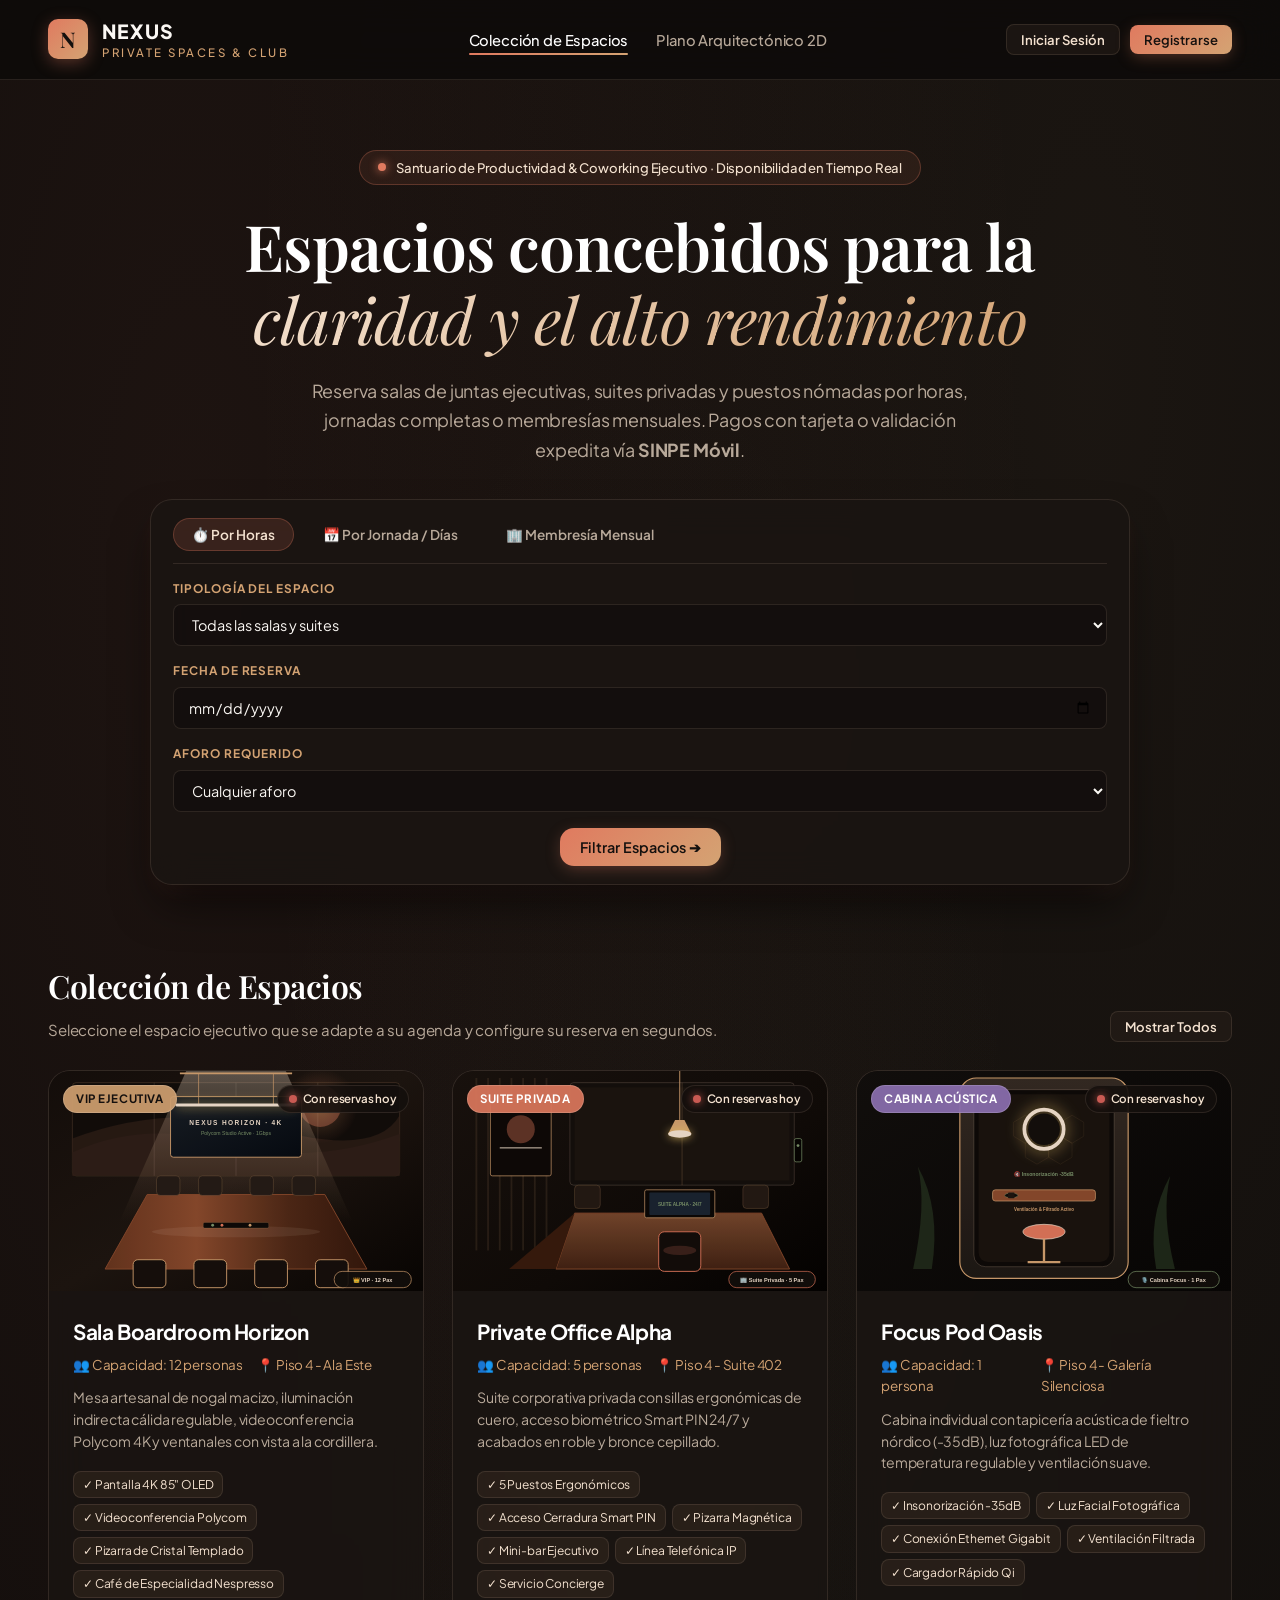
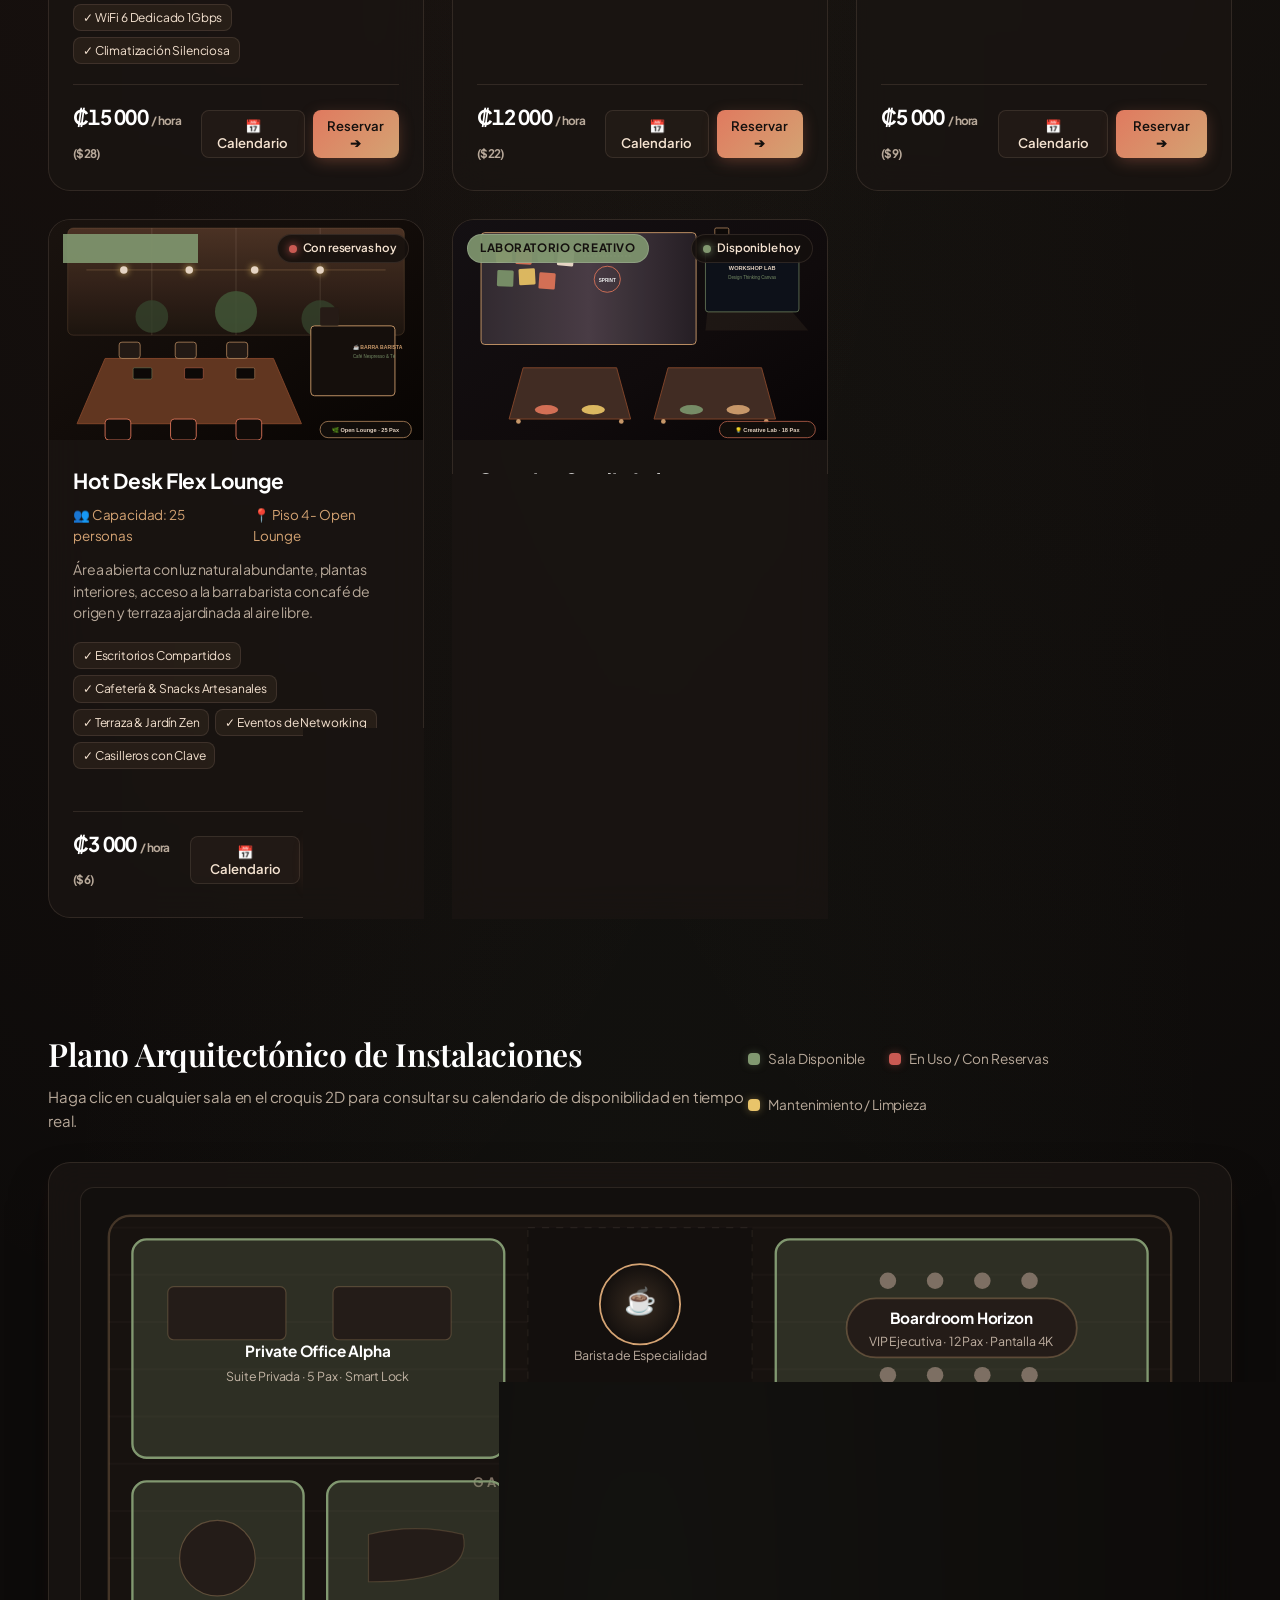
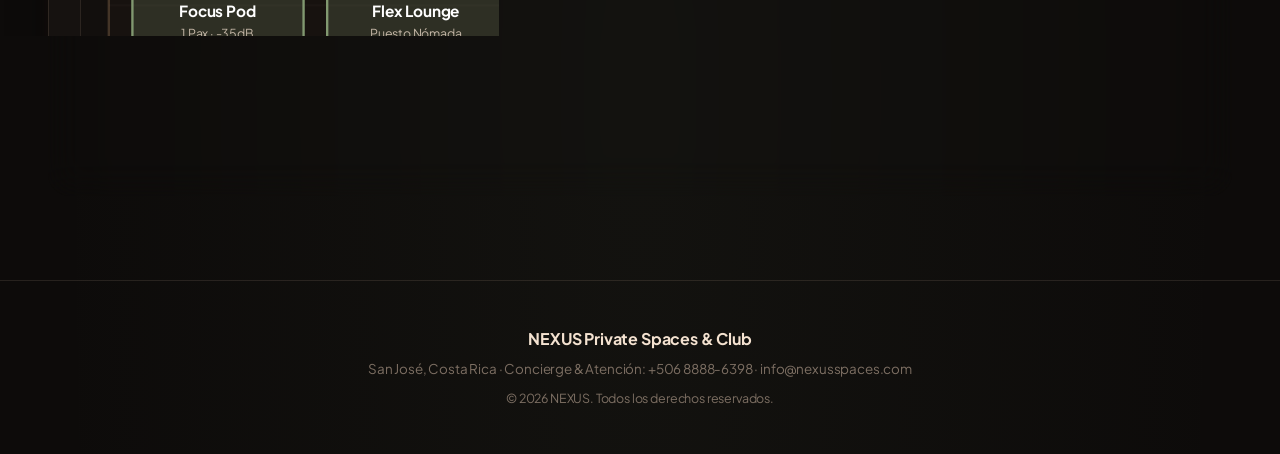
<file: webapp_demo/index.html>
<!DOCTYPE html>
<!-- NEXUS Public Suite v2.5 -->
<html lang="es">
<head>
  <meta charset="UTF-8">
  <meta name="viewport" content="width=device-width, initial-scale=1.0">
  <title>NEXUS | Private Spaces &amp; Coworking Club</title>
  <meta name="description" content="Santuario de productividad y club privado de negocios. Reserva de salas de juntas, oficinas privadas y puestos nómadas por horas o meses con pagos SINPE Móvil y tarjeta.">
  <link rel="stylesheet" href="css/style.css">
</head>
<body>

  <!-- Navigation Bar -->
  <header class="navbar">
    <div class="container nav-inner">
      <a href="index.html" class="brand">
        <div class="brand-icon">N</div>
        <div>
          <span class="brand-text">NEXUS</span>
          <span class="brand-sub">Private Spaces &amp; Club</span>
        </div>
      </a>

      <ul class="nav-links">
        <li><a href="#catalogo" class="nav-link active">Colección de Espacios</a></li>
        <li><a href="#croquis" class="nav-link">Plano Arquitectónico 2D</a></li>
        <li id="navMyReservationsItem" style="display: none;"><a href="javascript:void(0)" id="navMyReservations" class="nav-link" onclick="openClientPortalModal()">Mis Reservas</a></li>
      </ul>

      <div class="nav-actions">
        <!-- Guest Actions (When NOT logged in) -->
        <div id="navGuestActions" style="display: flex; align-items: center; gap: 10px;">
          <button class="btn btn-secondary btn-sm" onclick="openAuthModal('login')">
            Iniciar Sesión
          </button>
          <button class="btn btn-primary btn-sm" onclick="openAuthModal('signup')">
            Registrarse
          </button>
        </div>

        <!-- Authenticated User Profile (When logged in) -->
        <div id="navUserLoggedActions" style="display: none; align-items: center; gap: 10px;">
          <div class="user-badge" id="navUserBadge" title="Ver perfil del socio">
            <!-- Populated by JS -->
          </div>
          <button class="btn btn-secondary btn-sm" onclick="logoutUser()" title="Cerrar Sesión" style="padding: 6px 10px;">
            ✕ Salir
          </button>
        </div>
      </div>
    </div>
  </header>

  <!-- Hero Section -->
  <section class="hero">
    <div class="container">
      <div class="hero-tag">
        <span class="pulse-dot"></span>
        Santuario de Productividad &amp; Coworking Ejecutivo · Disponibilidad en Tiempo Real
      </div>
      <h1 class="hero-title">
        Espacios concebidos para la<br>
        <span>claridad y el alto rendimiento</span>
      </h1>
      <p class="hero-subtitle">
        Reserva salas de juntas ejecutivas, suites privadas y puestos nómadas por horas, jornadas completas o membresías mensuales. Pagos con tarjeta o validación expedita vía <strong>SINPE Móvil</strong>.
      </p>

      <!-- Booking Search & Filter Bar -->
      <div class="search-bar-wrap">
        <div class="booking-type-toggle">
          <button class="toggle-pill active" id="pillHour" data-type="hour" onclick="setFilterType('hour')">⏱️ Por Horas</button>
          <button class="toggle-pill" id="pillDay" data-type="day" onclick="setFilterType('day')">📅 Por Jornada / Días</button>
          <button class="toggle-pill" id="pillMonth" data-type="month" onclick="setFilterType('month')">🏢 Membresía Mensual</button>
        </div>
        <div class="search-fields">
          <div class="field-group">
            <label class="field-label">Tipología del Espacio</label>
            <select class="field-select" id="searchCategory" onchange="applyFilters()">
              <option value="all">Todas las salas y suites</option>
              <option value="meeting">Salas de Juntas VIP</option>
              <option value="private">Suites Corporativas</option>
              <option value="pod">Cabinas Acústicas Focus</option>
              <option value="coworking">Open Lounge Nómada</option>
              <option value="workshop">Estudios de Innovación</option>
            </select>
          </div>
          <div class="field-group">
            <label class="field-label">Fecha de Reserva</label>
            <input type="date" class="field-input" id="searchDate" onchange="applyFilters()">
          </div>
          <div class="field-group">
            <label class="field-label">Aforo Requerido</label>
            <select class="field-select" id="searchCapacity" onchange="applyFilters()">
              <option value="all">Cualquier aforo</option>
              <option value="1">Individual (1 Persona)</option>
              <option value="5">Sesión Privada (2 a 6 pers.)</option>
              <option value="12">Comité Ejecutivo (8 a 15 pers.)</option>
              <option value="25">Gran Aforo (+15 pers.)</option>
            </select>
          </div>
          <div>
            <button class="btn btn-primary" id="btnFilterSearch" onclick="applyFilters(); document.getElementById('catalogo').scrollIntoView({behavior: 'smooth'});">
              Filtrar Espacios ➔
            </button>
          </div>
        </div>
      </div>
    </div>
  </section>

  <!-- Spaces Catalog Section (Positioned Directly Under Search) -->
  <section class="container" id="catalogo" style="padding-top: 25px;">
    <div class="section-header">
      <div>
        <h2 class="section-title">Colección de Espacios</h2>
        <p class="section-desc">Seleccione el espacio ejecutivo que se adapte a su agenda y configure su reserva en segundos.</p>
      </div>
      <div style="display: flex; gap: 8px;">
        <button class="btn btn-secondary btn-sm" onclick="resetFilters()">Mostrar Todos</button>
      </div>
    </div>

    <!-- Catalog Dynamic Grid -->
    <div class="spaces-grid" id="spacesGrid"></div>
  </section>

  <!-- Interactive 2D Floor Plan (Architectural Blueprint) Section -->
  <section class="container" id="croquis" style="padding-top: 40px;">
    <div class="section-header">
      <div>
        <h2 class="section-title">Plano Arquitectónico de Instalaciones</h2>
        <p class="section-desc">Haga clic en cualquier sala en el croquis 2D para consultar su calendario de disponibilidad en tiempo real.</p>
      </div>
      <div class="floorplan-legend">
        <div class="legend-item"><span class="legend-indicator ind-available"></span> Sala Disponible</div>
        <div class="legend-item"><span class="legend-indicator ind-busy"></span> En Uso / Con Reservas</div>
        <div class="legend-item"><span class="legend-indicator ind-maint"></span> Mantenimiento / Limpieza</div>
      </div>
    </div>

    <div class="floorplan-card">
      <div class="floorplan-svg-container">
        <!-- Warm Architectural SVG Floor Plan -->
        <svg viewBox="0 0 920 460" width="100%" height="auto" style="overflow: visible;">
          <defs>
            <pattern id="woodPattern" width="40" height="40" patternUnits="userSpaceOnUse">
              <rect width="40" height="40" fill="#17120F"/>
              <line x1="0" y1="20" x2="40" y2="20" stroke="rgba(212,163,115,0.06)" stroke-width="1"/>
            </pattern>
            <radialGradient id="lightGlow" cx="50%" cy="50%" r="50%">
              <stop offset="0%" stop-color="rgba(212, 163, 115, 0.2)"/>
              <stop offset="100%" stop-color="rgba(212, 163, 115, 0)"/>
            </radialGradient>
          </defs>

          <!-- Outer Building Boundary -->
          <rect x="10" y="10" width="900" height="440" rx="18" fill="url(#woodPattern)" stroke="rgba(212, 163, 115, 0.25)" stroke-width="2"/>
          
          <!-- Central Atrium -->
          <rect x="365" y="20" width="190" height="420" fill="#130F0D" stroke="rgba(224, 196, 172, 0.08)" stroke-dasharray="6,6"/>
          <text x="460" y="240" fill="#7D6F63" font-size="11" font-family="'Plus Jakarta Sans', sans-serif" font-weight="700" text-anchor="middle" letter-spacing="4">GALERÍA CENTRAL · CONCIERGE</text>

          <!-- Zone 1: Sala Boardroom Horizon (North-East VIP) -->
          <g>
            <rect id="zone-horizon" class="fp-zone" x="575" y="30" width="315" height="185" rx="12"/>
            <rect x="635" y="80" width="195" height="50" rx="25" fill="#241C18" stroke="rgba(212, 163, 115, 0.3)" stroke-width="1.5"/>
            <circle cx="670" cy="65" r="7" fill="#7D6F63"/>
            <circle cx="710" cy="65" r="7" fill="#7D6F63"/>
            <circle cx="750" cy="65" r="7" fill="#7D6F63"/>
            <circle cx="790" cy="65" r="7" fill="#7D6F63"/>
            <circle cx="670" cy="145" r="7" fill="#7D6F63"/>
            <circle cx="710" cy="145" r="7" fill="#7D6F63"/>
            <circle cx="750" cy="145" r="7" fill="#7D6F63"/>
            <circle cx="790" cy="145" r="7" fill="#7D6F63"/>
            <text x="732" y="102" class="fp-text">Boardroom Horizon</text>
            <text x="732" y="120" class="fp-subtext">VIP Ejecutiva · 12 Pax · Pantalla 4K</text>
          </g>

          <!-- Zone 2: Creative Studio Lab (South-East) -->
          <g>
            <rect id="zone-creative" class="fp-zone" x="575" y="235" width="315" height="195" rx="12"/>
            <rect x="615" y="295" width="80" height="45" rx="6" fill="#241C18" stroke="rgba(212, 163, 115, 0.25)"/>
            <rect x="715" y="295" width="80" height="45" rx="6" fill="#241C18" stroke="rgba(212, 163, 115, 0.25)"/>
            <text x="732" y="325" class="fp-text">Creative Studio Lab</text>
            <text x="732" y="345" class="fp-subtext">Workshops &amp; Estrategia · 18 Pax</text>
          </g>

          <!-- Zone 3: Private Office Alpha (North-West) -->
          <g>
            <rect id="zone-alpha" class="fp-zone" x="30" y="30" width="315" height="185" rx="12"/>
            <rect x="60" y="70" width="100" height="45" rx="5" fill="#241C18" stroke="rgba(212, 163, 115, 0.25)"/>
            <rect x="200" y="70" width="100" height="45" rx="5" fill="#241C18" stroke="rgba(212, 163, 115, 0.25)"/>
            <text x="187" y="130" class="fp-text">Private Office Alpha</text>
            <text x="187" y="150" class="fp-subtext">Suite Privada · 5 Pax · Smart Lock</text>
          </g>

          <!-- Zone 4: Focus Pod Oasis (South-West Left) -->
          <g>
            <rect id="zone-oasis" class="fp-zone" x="30" y="235" width="145" height="195" rx="12"/>
            <circle cx="102" cy="300" r="32" fill="#241C18" stroke="rgba(212, 163, 115, 0.3)"/>
            <text x="102" y="350" class="fp-text">Focus Pod</text>
            <text x="102" y="368" class="fp-subtext">1 Pax · -35dB</text>
          </g>

          <!-- Zone 5: Hot Desk Flex Lounge (South-West Right) -->
          <g>
            <rect id="zone-lounge" class="fp-zone" x="195" y="235" width="150" height="195" rx="12"/>
            <path d="M 230 280 Q 270 270 310 280 Q 320 320 230 320 Z" fill="#241C18" stroke="rgba(212, 163, 115, 0.2)"/>
            <text x="270" y="350" class="fp-text">Flex Lounge</text>
            <text x="270" y="368" class="fp-subtext">Puesto Nómada</text>
          </g>

          <!-- Central Specialty Coffee Bar -->
          <circle cx="460" cy="85" r="34" fill="url(#lightGlow)" stroke="#D4A373" stroke-width="1.5"/>
          <text x="460" y="90" text-anchor="middle" font-size="22">☕</text>
          <text x="460" y="132" class="fp-subtext" fill="#D4A373">Barista de Especialidad</text>
        </svg>

        <div id="fpPreviewDrawer" class="fp-preview-drawer"></div>
      </div>
    </div>
  </section>

  <!-- MULTI-STEP BOOKING & PAYMENT MODAL -->
  <div class="modal-backdrop" id="bookingModal">
    <div class="modal-card">
      <div class="modal-header">
        <div>
          <h3 id="modalSpaceTitle" style="color: #FFFFFF; font-size: 1.3rem;">Reservar Espacio</h3>
          <p id="modalSpaceMeta" style="color: var(--gold-warm); font-size: 0.84rem;"></p>
        </div>
        <button class="modal-close" onclick="closeModal()">✕</button>
      </div>

      <div class="modal-body">
        <div class="wizard-steps">
          <div class="wizard-step active" id="stepIndicator1">
            <span class="step-num">1</span>
            <span>Programación &amp; Servicios</span>
          </div>
          <div class="wizard-step" id="stepIndicator2">
            <span class="step-num">2</span>
            <span>Datos del Socio</span>
          </div>
          <div class="wizard-step" id="stepIndicator3">
            <span class="step-num">3</span>
            <span>Pago &amp; Facturación</span>
          </div>
        </div>

        <!-- STEP 1: CALENDAR & TIME/DAYS/MONTHS SELECTION -->
        <div class="modal-step-content" id="modalStep1">
          <div id="bookingModeContainer"></div>

          <div style="margin-top: 22px;">
            <h4 style="color: #FFFFFF; font-size: 0.98rem; margin-bottom: 10px;">✨ Servicios de Hospitalidad &amp; Soporte</h4>
            <div id="addonsList"></div>
          </div>

          <div style="margin-top: 26px; text-align: right;">
            <button class="btn btn-primary" onclick="validateStep1()">
              Continuar a Datos del Socio ➔
            </button>
          </div>
        </div>

        <!-- STEP 2: REGISTERED CLIENT PROFILE VERIFICATION -->
        <div class="modal-step-content" id="modalStep2" style="display: none;">
          <div style="background: rgba(224, 122, 95, 0.08); border: 1px solid var(--border-warm); border-radius: 12px; padding: 16px; margin-bottom: 22px; font-size: 0.88rem; color: #F4E2D0;">
            🔒 <strong>Registro de Seguridad &amp; Membresía:</strong> Los datos se registrarán para la facturación electrónica oficial y el control de acceso.
          </div>

          <div style="display: grid; grid-template-columns: 1fr 1fr; gap: 16px;">
            <div class="field-group">
              <label class="field-label">Nombre Completo *</label>
              <input type="text" id="custName" class="field-input" required>
            </div>
            <div class="field-group">
              <label class="field-label">Cédula / Identificación Oficial *</label>
              <input type="text" id="custIdNumber" class="field-input" placeholder="ej. 1-1452-0892" required>
            </div>
            <div class="field-group">
              <label class="field-label">Correo Corporativo *</label>
              <input type="email" id="custEmail" class="field-input" required>
            </div>
            <div class="field-group">
              <label class="field-label">Teléfono / WhatsApp *</label>
              <input type="tel" id="custPhone" class="field-input" placeholder="+506 8888-0000" required>
            </div>
            <div class="field-group">
              <label class="field-label">Empresa / Razón Social</label>
              <input type="text" id="custCompany" class="field-input" placeholder="Opcional">
            </div>
            <div class="field-group">
              <label class="field-label">Contacto de Emergencia</label>
              <input type="text" id="custEmergency" class="field-input" placeholder="Nombre y teléfono">
            </div>
          </div>

          <div style="margin-top: 26px; display: flex; justify-content: space-between;">
            <button class="btn btn-secondary" onclick="switchModalStep(1)">⬅ Volver</button>
            <button class="btn btn-primary" onclick="validateStep2()">Continuar al Pago ➔</button>
          </div>
        </div>

        <!-- STEP 3: PAYMENT (CARD OR SINPE MOVIL) -->
        <div class="modal-step-content" id="modalStep3" style="display: none;">
          <div class="order-summary" id="checkoutSummary"></div>

          <label class="field-label" style="margin-bottom: 8px; display: block;">Modalidad de Pago:</label>
          <div class="payment-tabs">
            <div class="pay-tab active" id="tabSinpe" onclick="selectPaymentTab('sinpe')">
              <h4>📱 SINPE Móvil</h4>
              <p>Transferencia Bancaria + Subida de Comprobante</p>
            </div>
            <div class="pay-tab" id="tabCard" onclick="selectPaymentTab('card')">
              <h4>💳 Tarjeta Visa / Master / Amex</h4>
              <p>Pasarela de Pago Segura (Cobro Inmediato)</p>
            </div>
          </div>

          <!-- SINPE MOVIL CONTAINER -->
          <div id="sinpeContainer">
            <div class="sinpe-box">
              <div style="font-size: 0.88rem; color: #B8A99A;">Realice su transferencia al SINPE Móvil oficial:</div>
              <div class="sinpe-phone-highlight">📞 8888-6398</div>
              <div style="font-size: 0.84rem; color: #EDE5D8; margin-bottom: 8px;">
                <strong>A nombre de:</strong> Nexus Coworking SpA (Céd. Jurídica 3-101-789012)
              </div>
              <div style="font-size: 0.86rem; color: var(--gold-warm); font-weight: 700;">
                Monto exacto a transferir: <span id="sinpeTotalCRC" style="color: #FFF;">₡0</span>
              </div>
            </div>

            <div class="field-group" style="margin-bottom: 14px;">
              <label class="field-label">Número de Referencia SINPE *</label>
              <input type="text" id="sinpeRefInput" class="field-input" placeholder="ej. SINPE-992104-BN">
            </div>

            <div class="field-group" style="margin-bottom: 12px;">
              <label class="field-label">Adjuntar Comprobante de Transferencia *</label>
              <label class="upload-area" for="sinpeFile">
                <input type="file" id="sinpeFile" accept="image/*,.pdf" style="display: none;">
                <div id="sinpeUploadLabel">
                  <div style="font-size: 2rem; margin-bottom: 6px;">📎</div>
                  <div style="color: #FFF; font-weight: 600; font-size: 0.94rem;">Haga clic o arrastre el comprobante digital</div>
                  <div style="font-size: 0.78rem; color: #B8A99A;">Formatos permitidos: PNG, JPG (se optimiza automáticamente) o PDF (máx. 1.5 MB)</div>
                </div>
              </label>

              <div class="fast-sinpe-actions">
                <span style="font-size: 0.76rem; color: #B8A99A; width: 100%;">Prueba rápida de demostración:</span>
                <button type="button" class="fast-sinpe-btn" onclick="loadDemoVoucher('bac')">⚡ Cargar Comprobante Demo BAC San José</button>
                <button type="button" class="fast-sinpe-btn" onclick="loadDemoVoucher('bn')">⚡ Cargar Comprobante Demo Banco Nacional</button>
              </div>
            </div>
          </div>

          <!-- CREDIT CARD CONTAINER -->
          <div id="cardContainer" style="display: none; background: rgba(36,29,25,0.45); border: 1px solid var(--border-subtle); border-radius: 14px; padding: 22px; margin-bottom: 22px;">
            <div class="field-group" style="margin-bottom: 14px;">
              <label class="field-label">Número de Tarjeta</label>
              <input type="text" id="cardNumber" class="field-input" inputmode="numeric" autocomplete="cc-number" placeholder="•••• •••• •••• 4242" value="4242 4242 4242 4242">
            </div>
            <div style="display: grid; grid-template-columns: 1fr 1fr; gap: 14px;">
              <div class="field-group">
                <label class="field-label">Vencimiento</label>
                <input type="text" id="cardExp" class="field-input" autocomplete="cc-exp" placeholder="MM/AA" value="12/28">
              </div>
              <div class="field-group">
                <label class="field-label">CVC / Código de Seguridad</label>
                <input type="password" id="cardCvc" class="field-input" inputmode="numeric" autocomplete="cc-csc" placeholder="123" value="888">
              </div>
            </div>
            <div style="margin-top: 14px; font-size: 0.78rem; color: var(--sage-green);">
              🔒 Demo: cobro simulado (sin pasarela real). Se valida el formato de la tarjeta.
            </div>
          </div>

          <div style="display: flex; justify-content: space-between;">
            <button class="btn btn-secondary" onclick="switchModalStep(2)">⬅ Volver</button>
            <button class="btn btn-primary" id="btnFinalizeBooking" onclick="processBookingPayment()">
              Confirmar &amp; Finalizar Reserva ➔
            </button>
          </div>
        </div>

        <!-- STEP 4: SUCCESS PASS & QR CODE -->
        <div class="modal-step-content" id="modalStepSuccess" style="display: none;">
          <div class="access-pass">
            <span class="user-tier-badge">PASE DIGITAL DE ACCESO COWORKING</span>
            <h2 id="passSpaceName" style="color: #FFF; font-size: 1.6rem; margin-top: 10px;">-</h2>
            <p id="passDateTime" style="color: var(--gold-warm); font-size: 0.92rem; margin-bottom: 14px;">-</p>

            <div class="qr-placeholder" id="passQrCode"></div>

            <div style="margin-top: 12px;">
              <div style="font-size: 0.78rem; color: #B8A99A; text-transform: uppercase; letter-spacing: 0.05em;">Código Único de Reserva:</div>
              <div id="passBookingId" style="font-size: 1.4rem; font-weight: 800; color: var(--terracotta); font-family: 'Plus Jakarta Sans', sans-serif;">-</div>
              <div id="passClient" style="font-size: 0.88rem; color: #EDE5D8; margin-top: 4px;">-</div>
            </div>

            <div style="margin-top: 14px;" id="passStatusBadge"></div>
            <div id="passStatusNotice"></div>

            <div style="margin-top: 26px; display: flex; gap: 12px; justify-content: center;">
              <button class="btn btn-secondary btn-sm" onclick="sendWhatsappConfirmation()">
                📲 Enviar a WhatsApp
              </button>
              <button class="btn btn-primary btn-sm" onclick="closeModal()">
                Entendido / Salir
              </button>
            </div>
          </div>
        </div>

      </div>
    </div>
  </div>

  <!-- INDIVIDUAL ROOM FULL CALENDAR MODAL -->
  <div class="modal-backdrop" id="roomCalendarModal">
    <div class="modal-card" style="max-width: 820px;">
      <div class="modal-header">
        <div>
          <h3 id="roomCalModalTitle" style="color: #FFFFFF; font-size: 1.25rem;">Calendario de Disponibilidad</h3>
          <p id="roomCalModalSub" style="color: var(--gold-warm); font-size: 0.82rem;"></p>
        </div>
        <button class="modal-close" onclick="closeRoomCalendarModal()">✕</button>
      </div>
      <div class="modal-body">
        <p style="color: #B8A99A; font-size: 0.86rem; margin-bottom: 16px;">
          Visualice la agenda de esta sala para planificar sus sesiones o eventos corporativos sin solapamientos.
        </p>
        <div id="roomCalModalGridContainer"></div>
        <div style="margin-top: 22px; text-align: right;">
          <button class="btn btn-primary" id="roomCalModalBookBtn">Reservar en Esta Sala ➔</button>
        </div>
      </div>
    </div>
  </div>

  <!-- CLIENT PORTAL: "MIS RESERVAS" MODAL -->
  <div class="modal-backdrop" id="portalModal">
    <div class="modal-card">
      <div class="modal-header">
        <div>
          <h3 style="color: #FFFFFF; font-size: 1.3rem;">Mi Portal de Coworking</h3>
          <p style="color: var(--gold-warm); font-size: 0.84rem;">Historial de reservas activas y reprogramación de horarios</p>
        </div>
        <button class="modal-close" onclick="closePortalModal()">✕</button>
      </div>
      <div class="modal-body">
        <div id="portalBookingsList"></div>
      </div>
    </div>
  </div>

  <!-- RESCHEDULE MODAL -->
  <div class="modal-backdrop" id="rescheduleModal">
    <div class="modal-card" style="max-width: 520px;">
      <div class="modal-header">
        <h3 style="color: #FFF; font-size: 1.2rem;">🔄 Reprogramar Reserva</h3>
        <button class="modal-close" onclick="closeRescheduleModal()">✕</button>
      </div>
      <div class="modal-body">
        <p style="color: #B8A99A; font-size: 0.88rem; margin-bottom: 16px;">
          Sujeto a disponibilidad del espacio. No genera cargos adicionales para el socio.
        </p>

        <div style="background: rgba(36, 29, 25, 0.5); border: 1px solid var(--border-subtle); padding: 14px; border-radius: 10px; margin-bottom: 18px; font-size: 0.88rem;">
          <div>Reserva: <strong id="rescheduleBookingId" style="color:#FFF;">-</strong></div>
          <div>Espacio: <strong id="rescheduleSpaceName" style="color:var(--terracotta);">-</strong></div>
          <div>Horario actual: <strong id="rescheduleCurrentSlot" style="color:var(--gold-warm);">-</strong></div>
        </div>

        <div class="date-slot-picker">
          <div class="field-group">
            <label class="field-label">Nueva Fecha</label>
            <input type="date" id="newRescheduleDate" class="field-input">
          </div>
          <div class="field-group">
            <label class="field-label">Nuevo Horario</label>
            <select id="newRescheduleTime" class="field-select">
              <option value="09:00 - 11:00">09:00 - 11:00</option>
              <option value="11:00 - 13:00">11:00 - 13:00</option>
              <option value="14:00 - 16:00">14:00 - 16:00</option>
              <option value="16:00 - 18:00">16:00 - 18:00</option>
            </select>
          </div>
        </div>

        <div style="margin-top: 24px; display: flex; justify-content: flex-end; gap: 12px;">
          <button class="btn btn-secondary" onclick="closeRescheduleModal()">Cancelar</button>
          <button class="btn btn-primary" onclick="confirmReschedule()">Confirmar Cambio ➔</button>
        </div>
      </div>
    </div>
  </div>

  <!-- AUTH MODAL (LOGIN & SIGN UP) -->
  <div class="modal-backdrop" id="authModal">
    <div class="modal-card" style="max-width: 580px;">
      <div class="modal-header">
        <div>
          <h3 id="authModalHeaderTitle" style="color: #FFF; font-size: 1.25rem;">Acceso al Sistema NEXUS</h3>
          <p style="color: var(--gold-warm); font-size: 0.82rem;">Inicie sesión o regístrese como nuevo cliente</p>
        </div>
        <button class="modal-close" onclick="closeAuthModal()">✕</button>
      </div>
      <div class="modal-body">
        
        <!-- Toggle Tabs: Login vs Register -->
        <div style="display: flex; gap: 10px; margin-bottom: 22px; border-bottom: 1px solid var(--border-subtle); padding-bottom: 12px;">
          <button class="toggle-pill active" id="authTabLogin" onclick="switchAuthTab('login')">🔑 Iniciar Sesión</button>
          <button class="toggle-pill" id="authTabSignup" onclick="switchAuthTab('signup')">📝 Crear Cuenta / Registrarse</button>
        </div>

        <!-- LOGIN TAB CONTENT -->
        <div id="authContentLogin">
          <form onsubmit="handleUserLoginForm(event)">
            <div class="field-group" style="margin-bottom: 12px;">
              <label class="field-label">Correo Electrónico o Usuario</label>
              <input type="text" id="loginEmail" class="field-input" placeholder="ej. usuario@empresa.com o admin" required value="admin@nexusspaces.com">
            </div>
            <div class="field-group" style="margin-bottom: 14px;">
              <label class="field-label">Contraseña</label>
              <input type="password" id="loginPassword" class="field-input" placeholder="••••••••" required value="admin123">
            </div>

            <!-- Admin Credential Helper Pill -->
            <div style="margin-bottom: 16px; padding: 10px 14px; background: rgba(224, 122, 95, 0.08); border: 1px solid rgba(224, 122, 95, 0.25); border-radius: 8px; font-size: 0.8rem; color: #F4E2D0; display: flex; justify-content: space-between; align-items: center;">
              <span>👑 <strong>Acceso Gerencial:</strong> <code>admin@nexusspaces.com</code> | <code>admin123</code></span>
              <button type="button" class="btn btn-secondary btn-sm" style="padding: 3px 8px; font-size: 0.72rem;" onclick="fillAdminCredentials()">Cargar</button>
            </div>

            <button type="submit" class="btn btn-primary btn-block" style="margin-bottom: 20px;">
              Iniciar Sesión Seguro ➔
            </button>
          </form>

          <!-- Fast Demo Login Pills -->
          <div style="background: rgba(36,29,25,0.45); border: 1px solid var(--border-subtle); border-radius: 12px; padding: 14px;">
            <div style="font-size: 0.76rem; color: var(--gold-warm); font-weight: 700; text-transform: uppercase; margin-bottom: 8px;">
              Perfiles Demo con 1 Clic:
            </div>
            <div style="display: flex; flex-direction: column; gap: 6px;">
              <button class="fast-sinpe-btn" style="text-align: left; border-color: var(--terracotta);" onclick="quickLoginAs('admin')">
                👑 Lic. Roberto Alvarado (Gerencia General · Redirige a Panel Admin)
              </button>
              <button class="fast-sinpe-btn" style="text-align: left;" onclick="quickLoginAs('cli-101')">
                👤 Mariana Rojas Solís (Cliente Oro · 10% Descuento)
              </button>
              <button class="fast-sinpe-btn" style="text-align: left;" onclick="quickLoginAs('cli-102')">
                ⭐ Alejandro Montero (Cliente Platino VIP · 15% Descuento)
              </button>
            </div>
          </div>
        </div>

        <!-- SIGN UP TAB CONTENT -->
        <div id="authContentSignup" style="display: none;">
          <form onsubmit="handleUserRegisterForm(event)">
            <div style="display: grid; grid-template-columns: 1fr 1fr; gap: 14px; margin-bottom: 14px;">
              <div class="field-group">
                <label class="field-label">Nombre Completo *</label>
                <input type="text" id="regName" class="field-input" placeholder="ej. Carlos Mendoza" required>
              </div>
              <div class="field-group">
                <label class="field-label">Cédula / Identificación *</label>
                <input type="text" id="regId" class="field-input" placeholder="ej. 1-1234-5678" required>
              </div>
              <div class="field-group">
                <label class="field-label">Correo Corporativo *</label>
                <input type="email" id="regEmail" class="field-input" placeholder="ej. carlos@empresa.com" required>
              </div>
              <div class="field-group">
                <label class="field-label">Teléfono / WhatsApp *</label>
                <input type="tel" id="regPhone" class="field-input" placeholder="+506 8888-0000" required>
              </div>
              <div class="field-group">
                <label class="field-label">Empresa / Razón Social</label>
                <input type="text" id="regCompany" class="field-input" placeholder="Opcional">
              </div>
              <div class="field-group">
                <label class="field-label">Contraseña *</label>
                <input type="password" id="regPass" class="field-input" placeholder="••••••••" required>
              </div>
            </div>
            <button type="submit" class="btn btn-primary btn-block">
              Crear Cuenta &amp; Registrarse ➔
            </button>
          </form>
        </div>

      </div>
    </div>
  </div>

  <!-- CLEAN LUXURY FOOTER (No Odoo technical jargon) -->
  <footer style="border-top: 1px solid var(--border-subtle); padding: 45px 0; margin-top: 85px; text-align: center;">
    <div class="container">
      <p style="margin-bottom: 6px; color: var(--champagne); font-weight: 700; font-size: 1rem;">NEXUS Private Spaces &amp; Club</p>
      <p style="color: var(--text-dim); font-size: 0.84rem;">San José, Costa Rica · Concierge &amp; Atención: +506 8888-6398 · info@nexusspaces.com</p>
      <p style="color: var(--text-dim); font-size: 0.78rem; margin-top: 10px;">© 2026 NEXUS. Todos los derechos reservados.</p>
    </div>
  </footer>

  <!-- Scripts -->
  <script src="js/mock_data.js"></script>
  <script src="js/app.js"></script>
</body>
</html>
</file>
<file: webapp_demo/css/style.css>
/* ==========================================================================
   NEXUS COWORKING & PRIVATE SPACES - BOUTIQUE LUXURY SYSTEM (EXECUTIVE REFINED)
   ========================================================================== */

@import url('https://fonts.googleapis.com/css2?family=Playfair+Display:ital,wght@0,500;0,600;0,700;1,400;1,600&family=Plus+Jakarta+Sans:wght@300;400;500;600;700;800&family=Syne:wght@600;700;800&display=swap');

:root {
  /* Warm Architectural Luxury Palette */
  --bg-dark: #0D0B0A;
  --bg-deep: #14100E;
  --bg-card: rgba(26, 21, 18, 0.78);
  --bg-card-hover: rgba(36, 29, 25, 0.92);
  --bg-glass: rgba(251, 247, 242, 0.035);
  
  /* Warm Metallic & Earth Tones */
  --terracotta: #E07A5F;
  --terracotta-dark: #C25B3F;
  --terracotta-glow: rgba(224, 122, 95, 0.35);

  --champagne: #F4E2D0;
  --gold-warm: #D4A373;
  --gold-glow: rgba(212, 163, 115, 0.3);
  --amber-soft: #E9C46A;

  /* Natural Living Accents */
  --sage-green: #819870;
  --sage-glow: rgba(129, 152, 112, 0.35);
  --rosewood: #C95A53;
  --clay-brown: #3D2F28;

  /* Typography Colors */
  --text-main: #FBF8F4;
  --text-muted: #B8A99A;
  --text-dim: #7D6F63;

  /* Borders & Highlights */
  --border-subtle: rgba(224, 196, 172, 0.12);
  --border-warm: rgba(224, 122, 95, 0.28);
  --border-gold: rgba(212, 163, 115, 0.3);

  /* Gradients */
  --grad-primary: linear-gradient(135deg, #E07A5F 0%, #D4A373 100%);
  --grad-champagne: linear-gradient(135deg, #F4E2D0 0%, #D4A373 100%);
  --grad-gold: linear-gradient(135deg, #D4A373 0%, #B8834E 100%);

  /* Shadows */
  --shadow-sm: 0 4px 12px rgba(0, 0, 0, 0.4);
  --shadow-lg: 0 24px 45px -10px rgba(0, 0, 0, 0.65), 0 10px 20px -5px rgba(224, 122, 95, 0.1);
  --shadow-warm-glow: 0 0 35px rgba(224, 122, 95, 0.22);
  --blur-glass: blur(18px);

  /* Geometry */
  --radius-sm: 8px;
  --radius-md: 14px;
  --radius-lg: 22px;
  --radius-full: 9999px;
  --transition: all 0.25s cubic-bezier(0.2, 0.8, 0.2, 1);
}

/* Base Styles */
* {
  box-sizing: border-box;
  margin: 0;
  padding: 0;
}

body {
  font-family: 'Plus Jakarta Sans', -apple-system, sans-serif;
  background-color: var(--bg-dark);
  background-image: 
    radial-gradient(at 15% 15%, rgba(224, 122, 95, 0.08) 0px, transparent 55%),
    radial-gradient(at 85% 10%, rgba(212, 163, 115, 0.07) 0px, transparent 55%),
    radial-gradient(at 50% 90%, rgba(129, 152, 112, 0.05) 0px, transparent 65%);
  color: var(--text-main);
  min-height: 100vh;
  line-height: 1.6;
  overflow-x: hidden;
  letter-spacing: -0.01em;
}

/* Headings */
h1, h2, .editorial-heading {
  font-family: 'Playfair Display', Georgia, serif;
  font-weight: 600;
  letter-spacing: -0.015em;
  color: var(--text-main);
}

h3, h4, .brand-font {
  font-family: 'Plus Jakarta Sans', sans-serif;
  font-weight: 700;
  letter-spacing: -0.02em;
}

/* ULTRA PROFESSIONAL NUMERIC STYLING (Fix for KPI and amounts) */
.kpi-value, .stat-value, .price-amount, .tabular-number {
  font-family: 'Plus Jakarta Sans', -apple-system, BlinkMacSystemFont, sans-serif !important;
  font-variant-numeric: tabular-nums lining-nums !important;
  font-feature-settings: "tnum" 1, "lnum" 1 !important;
  font-weight: 700 !important;
  letter-spacing: -0.035em !important;
}

a {
  color: inherit;
  text-decoration: none;
}

.container {
  max-width: 1240px;
  margin: 0 auto;
  padding: 0 28px;
}

/* ==========================================================================
   NAVIGATION BAR
   ========================================================================== */
.navbar {
  position: sticky;
  top: 0;
  z-index: 100;
  backdrop-filter: var(--blur-glass);
  background: rgba(13, 11, 10, 0.88);
  border-bottom: 1px solid var(--border-subtle);
  padding: 16px 0;
  transition: var(--transition);
}

.nav-inner {
  display: flex;
  align-items: center;
  justify-content: space-between;
}

.brand {
  display: flex;
  align-items: center;
  gap: 14px;
  cursor: pointer;
}

.brand-icon {
  width: 40px;
  height: 40px;
  background: var(--grad-primary);
  border-radius: 10px;
  display: flex;
  align-items: center;
  justify-content: center;
  color: #14100E;
  font-family: 'Playfair Display', serif;
  font-size: 1.35rem;
  font-weight: 700;
  box-shadow: 0 4px 16px var(--terracotta-glow);
}

.brand-text {
  font-family: 'Plus Jakarta Sans', sans-serif;
  font-weight: 800;
  font-size: 1.22rem;
  letter-spacing: 0.06em;
  color: var(--text-main);
  text-transform: uppercase;
}

.brand-sub {
  font-family: 'Plus Jakarta Sans', sans-serif;
  font-weight: 500;
  font-size: 0.72rem;
  color: var(--gold-warm);
  letter-spacing: 0.22em;
  display: block;
  text-transform: uppercase;
  margin-top: -3px;
}

.nav-links {
  display: flex;
  align-items: center;
  gap: 28px;
  list-style: none;
}

.nav-link {
  font-size: 0.92rem;
  font-weight: 500;
  color: var(--text-muted);
  transition: var(--transition);
  position: relative;
  cursor: pointer;
}

.nav-link:hover, .nav-link.active {
  color: #FFFFFF;
}

.nav-link.active::after {
  content: '';
  position: absolute;
  bottom: -6px;
  left: 0;
  width: 100%;
  height: 2px;
  background: var(--grad-primary);
  border-radius: var(--radius-full);
}

.nav-actions {
  display: flex;
  align-items: center;
  gap: 12px;
}

/* User Pill & VIP Status */
.user-badge {
  display: flex;
  align-items: center;
  gap: 10px;
  padding: 5px 14px;
  background: rgba(43, 33, 27, 0.6);
  border: 1px solid var(--border-gold);
  border-radius: var(--radius-full);
  cursor: pointer;
  transition: var(--transition);
}

.user-badge:hover {
  background: rgba(58, 45, 37, 0.85);
  border-color: var(--gold-warm);
}

.user-avatar {
  width: 28px;
  height: 28px;
  border-radius: 50%;
  background: var(--grad-primary);
  display: flex;
  align-items: center;
  justify-content: center;
  font-weight: 700;
  font-size: 0.8rem;
  color: #14100E;
}

.user-tier-badge {
  font-size: 0.72rem;
  background: rgba(212, 163, 115, 0.15);
  color: var(--champagne);
  padding: 2px 8px;
  border-radius: var(--radius-full);
  font-weight: 600;
  border: 1px solid var(--border-gold);
}

/* ==========================================================================
   NOTIFICATION BELL & DROPDOWN (Concierge Alerts)
   ========================================================================== */
.notif-bell-wrap {
  position: relative;
  display: inline-flex;
  align-items: center;
}

.btn-bell {
  position: relative;
  width: 38px;
  height: 38px;
  border-radius: var(--radius-sm);
  background: rgba(43, 33, 27, 0.6);
  border: 1px solid var(--border-subtle);
  color: #FFFFFF;
  font-size: 1.1rem;
  display: flex;
  align-items: center;
  justify-content: center;
  cursor: pointer;
  transition: var(--transition);
}

.btn-bell:hover {
  background: rgba(60, 47, 39, 0.9);
  border-color: var(--border-gold);
  transform: translateY(-1px);
}

.notif-badge {
  position: absolute;
  top: -4px;
  right: -4px;
  background: var(--terracotta);
  color: #FFFFFF;
  font-size: 0.68rem;
  font-weight: 800;
  width: 18px;
  height: 18px;
  border-radius: 50%;
  display: flex;
  align-items: center;
  justify-content: center;
  border: 2px solid var(--bg-card);
  box-shadow: 0 0 8px rgba(224, 122, 95, 0.6);
}

.notif-dropdown {
  display: none;
  position: absolute;
  top: calc(100% + 12px);
  right: 0;
  width: 340px;
  background: #1A1412;
  border: 1px solid var(--border-gold);
  border-radius: var(--radius-md);
  box-shadow: 0 16px 36px rgba(0, 0, 0, 0.65), 0 0 20px rgba(224, 196, 172, 0.05);
  z-index: 1000;
  overflow: hidden;
  backdrop-filter: var(--blur-glass);
}

.notif-dropdown.open {
  display: block;
  animation: dropdownFade 0.22s ease-out;
}

@keyframes dropdownFade {
  from { opacity: 0; transform: translateY(-8px); }
  to { opacity: 1; transform: translateY(0); }
}

.notif-header {
  display: flex;
  justify-content: space-between;
  align-items: center;
  padding: 12px 16px;
  background: rgba(36, 29, 25, 0.7);
  border-bottom: 1px solid var(--border-subtle);
  font-size: 0.84rem;
  font-weight: 700;
  color: #FFFFFF;
}

.notif-item {
  padding: 12px 16px;
  border-bottom: 1px solid rgba(224, 196, 172, 0.06);
  cursor: pointer;
  transition: var(--transition);
  text-align: left;
}

.notif-item:hover {
  background: rgba(224, 122, 95, 0.08);
}

.notif-item.unread {
  background: rgba(224, 122, 95, 0.06);
  border-left: 3px solid var(--terracotta);
}

.notif-title {
  font-weight: 700;
  color: #FFFFFF;
  font-size: 0.86rem;
  margin-bottom: 3px;
}

.notif-desc {
  font-size: 0.78rem;
  color: var(--text-muted);
  line-height: 1.35;
  margin-bottom: 4px;
}

.notif-time {
  font-size: 0.7rem;
  color: var(--gold-warm);
}

/* ==========================================================================
   BUTTONS
   ========================================================================== */
.btn {
  display: inline-flex;
  align-items: center;
  justify-content: center;
  gap: 8px;
  padding: 10px 20px;
  font-size: 0.9rem;
  font-weight: 600;
  border-radius: var(--radius-md);
  border: none;
  cursor: pointer;
  transition: var(--transition);
  outline: none;
  font-family: 'Plus Jakarta Sans', sans-serif;
}

.btn-primary {
  background: var(--grad-primary);
  color: #14100E;
  box-shadow: 0 4px 16px -2px var(--terracotta-glow);
}

.btn-primary:hover {
  transform: translateY(-2px);
  box-shadow: 0 8px 24px var(--terracotta-glow);
  color: #0D0B0A;
}

.btn-secondary {
  background: rgba(43, 33, 27, 0.5);
  color: var(--champagne);
  border: 1px solid var(--border-subtle);
}

.btn-secondary:hover {
  background: rgba(60, 47, 39, 0.75);
  border-color: var(--border-gold);
  color: #FFFFFF;
}

.btn-admin {
  background: rgba(212, 163, 115, 0.12);
  color: var(--champagne);
  border: 1px solid var(--border-gold);
}

.btn-admin:hover {
  background: rgba(212, 163, 115, 0.22);
  color: #FFFFFF;
  box-shadow: 0 0 16px var(--gold-glow);
}

.btn-sm {
  padding: 6px 14px;
  font-size: 0.82rem;
  border-radius: var(--radius-sm);
}

.btn-block {
  width: 100%;
}

/* ==========================================================================
   HERO SECTION
   ========================================================================== */
.hero {
  padding: 70px 0 50px;
  position: relative;
  text-align: center;
}

.hero-tag {
  display: inline-flex;
  align-items: center;
  gap: 10px;
  padding: 6px 18px;
  background: rgba(224, 122, 95, 0.09);
  border: 1px solid var(--border-warm);
  color: var(--champagne);
  border-radius: var(--radius-full);
  font-size: 0.82rem;
  font-weight: 500;
  margin-bottom: 24px;
}

.hero-tag .pulse-dot {
  width: 8px;
  height: 8px;
  background-color: var(--terracotta);
  border-radius: 50%;
  box-shadow: 0 0 10px var(--terracotta);
  animation: warmPulse 2.4s infinite;
}

@keyframes warmPulse {
  0% { transform: scale(0.95); opacity: 1; }
  50% { transform: scale(1.35); opacity: 0.45; }
  100% { transform: scale(0.95); opacity: 1; }
}

.hero-title {
  font-size: clamp(2.4rem, 5vw, 4.2rem);
  font-weight: 600;
  line-height: 1.15;
  margin-bottom: 20px;
  color: #FFFFFF;
}

.hero-title span {
  font-family: 'Playfair Display', serif;
  font-style: italic;
  font-weight: 400;
  background: var(--grad-champagne);
  -webkit-background-clip: text;
  -webkit-text-fill-color: transparent;
}

.hero-subtitle {
  font-size: 1.12rem;
  color: var(--text-muted);
  max-width: 680px;
  margin: 0 auto 34px;
  font-weight: 400;
  line-height: 1.65;
}

/* Booking & Filter Bar */
.search-bar-wrap {
  max-width: 980px;
  margin: 0 auto;
  background: var(--bg-card);
  backdrop-filter: var(--blur-glass);
  border: 1px solid var(--border-subtle);
  border-radius: var(--radius-lg);
  padding: 18px 22px;
  box-shadow: var(--shadow-lg);
  position: relative;
}

.booking-type-toggle {
  display: flex;
  gap: 10px;
  margin-bottom: 16px;
  border-bottom: 1px solid var(--border-subtle);
  padding-bottom: 12px;
}

.toggle-pill {
  padding: 7px 18px;
  border-radius: var(--radius-full);
  font-size: 0.85rem;
  font-weight: 600;
  color: var(--text-muted);
  cursor: pointer;
  background: transparent;
  border: 1px solid transparent;
  transition: var(--transition);
  font-family: 'Plus Jakarta Sans', sans-serif;
}

.toggle-pill.active {
  background: rgba(224, 122, 95, 0.15);
  color: var(--champagne);
  border-color: var(--border-warm);
}

.search-fields {
  display: grid;
  grid-template-columns: repeat(auto-fit, minmax(180px, 1fr)) auto;
  gap: 16px;
  align-items: center;
}

.field-group {
  display: flex;
  flex-direction: column;
  gap: 6px;
  text-align: left;
}

.field-label {
  font-size: 0.74rem;
  font-weight: 700;
  color: var(--gold-warm);
  text-transform: uppercase;
  letter-spacing: 0.08em;
}

.field-input, .field-select {
  background: rgba(18, 14, 12, 0.7);
  border: 1px solid var(--border-subtle);
  border-radius: var(--radius-sm);
  padding: 10px 14px;
  color: var(--text-main);
  font-size: 0.9rem;
  outline: none;
  font-family: inherit;
  transition: var(--transition);
}

.field-input:focus, .field-select:focus {
  border-color: var(--terracotta);
  box-shadow: 0 0 14px var(--terracotta-glow);
}

.field-select option {
  background: #181412;
  color: #FFFFFF;
}

/* ==========================================================================
   INTERACTIVE 2D FLOOR PLAN
   ========================================================================== */
.section-header {
  display: flex;
  justify-content: space-between;
  align-items: flex-end;
  margin-bottom: 28px;
}

.section-title {
  font-size: 2rem;
  color: #FFFFFF;
  margin-bottom: 6px;
}

.section-desc {
  color: var(--text-muted);
  font-size: 0.94rem;
}

.floorplan-card {
  background: var(--bg-card);
  backdrop-filter: var(--blur-glass);
  border: 1px solid var(--border-subtle);
  border-radius: var(--radius-lg);
  padding: 24px;
  box-shadow: var(--shadow-lg);
  margin-bottom: 60px;
  position: relative;
  overflow: hidden;
}

.floorplan-legend {
  display: flex;
  gap: 24px;
  margin-bottom: 18px;
  flex-wrap: wrap;
  align-items: center;
}

.legend-item {
  display: flex;
  align-items: center;
  gap: 8px;
  font-size: 0.85rem;
  color: var(--text-muted);
}

.legend-indicator {
  width: 12px;
  height: 12px;
  border-radius: 4px;
}

.ind-available { background: var(--sage-green); box-shadow: 0 0 8px var(--sage-glow); }
.ind-busy { background: var(--rosewood); box-shadow: 0 0 8px rgba(201, 90, 83, 0.4); }
.ind-maint { background: var(--amber-soft); box-shadow: 0 0 8px rgba(233, 196, 106, 0.4); }

.floorplan-svg-container {
  width: 100%;
  max-width: 1120px;
  margin: 0 auto;
  background: #120F0D;
  border-radius: var(--radius-md);
  border: 1px solid var(--border-subtle);
  padding: 16px;
  position: relative;
}

.fp-zone {
  cursor: pointer;
  transition: all 0.35s ease;
  fill-opacity: 0.22;
  stroke-width: 2;
}

.fp-zone:hover {
  fill-opacity: 0.5;
  filter: drop-shadow(0 0 14px currentColor);
}

.fp-zone.zone-available {
  fill: #819870;
  stroke: #819870;
  color: #819870;
}

.fp-zone.zone-busy {
  fill: #C95A53;
  stroke: #C95A53;
  color: #C95A53;
}

.fp-text {
  font-family: 'Plus Jakarta Sans', sans-serif;
  font-size: 13px;
  font-weight: 700;
  fill: #FFFFFF;
  pointer-events: none;
  text-anchor: middle;
}

.fp-subtext {
  font-family: 'Plus Jakarta Sans', sans-serif;
  font-size: 10.5px;
  fill: rgba(244, 226, 208, 0.75);
  pointer-events: none;
  text-anchor: middle;
}

.fp-preview-drawer {
  position: absolute;
  bottom: 24px;
  right: 24px;
  width: 325px;
  background: rgba(26, 21, 18, 0.96);
  backdrop-filter: var(--blur-glass);
  border: 1px solid var(--border-gold);
  border-radius: var(--radius-md);
  padding: 18px;
  box-shadow: var(--shadow-lg);
  display: none;
  animation: fadeIn 0.25s ease-in-out;
  z-index: 10;
}

/* ==========================================================================
   SPACES CATALOG GRID
   ========================================================================== */
.spaces-grid {
  display: grid;
  grid-template-columns: repeat(auto-fill, minmax(350px, 1fr));
  gap: 28px;
  margin-bottom: 70px;
}

.space-card {
  background: var(--bg-card);
  backdrop-filter: var(--blur-glass);
  border: 1px solid var(--border-subtle);
  border-radius: var(--radius-lg);
  overflow: hidden;
  display: flex;
  flex-direction: column;
  transition: var(--transition);
  position: relative;
}

.space-card:hover {
  transform: translateY(-6px);
  border-color: var(--border-gold);
  box-shadow: var(--shadow-lg);
}

.card-img-wrap {
  position: relative;
  height: 220px;
  overflow: hidden;
}

.card-img {
  width: 100%;
  height: 100%;
  object-fit: cover;
  transition: transform 0.6s cubic-bezier(0.16, 1, 0.3, 1);
  filter: brightness(0.92) contrast(1.05);
}

.space-card:hover .card-img {
  transform: scale(1.06);
}

.card-badge {
  position: absolute;
  top: 14px;
  left: 14px;
  padding: 4px 12px;
  border-radius: var(--radius-full);
  font-size: 0.72rem;
  font-weight: 700;
  text-transform: uppercase;
  letter-spacing: 0.05em;
  backdrop-filter: var(--blur-glass);
  border: 1px solid rgba(255, 255, 255, 0.15);
}

.badge-vip { background: rgba(212, 163, 115, 0.9); color: #14100E; }
.badge-private { background: rgba(224, 122, 95, 0.9); color: #FFFFFF; }
.badge-pod { background: rgba(142, 114, 180, 0.9); color: #FFFFFF; }
.badge-flex { background: rgba(129, 152, 112, 0.9); color: #14100E; }

.status-dot-badge {
  position: absolute;
  top: 14px;
  right: 14px;
  display: flex;
  align-items: center;
  gap: 6px;
  padding: 4px 11px;
  border-radius: var(--radius-full);
  font-size: 0.72rem;
  font-weight: 600;
  backdrop-filter: var(--blur-glass);
  background: rgba(20, 16, 14, 0.85);
  border: 1px solid var(--border-subtle);
  color: var(--champagne);
}

.dot-free { width: 8px; height: 8px; border-radius: 50%; background: var(--sage-green); box-shadow: 0 0 8px var(--sage-green); }
.dot-busy { width: 8px; height: 8px; border-radius: 50%; background: var(--rosewood); box-shadow: 0 0 8px var(--rosewood); }

.card-body {
  padding: 24px;
  display: flex;
  flex-direction: column;
  flex-grow: 1;
}

.card-title {
  font-size: 1.3rem;
  font-weight: 700;
  color: #FFFFFF;
  margin-bottom: 6px;
}

.card-meta {
  display: flex;
  align-items: center;
  gap: 14px;
  color: var(--gold-warm);
  font-size: 0.84rem;
  margin-bottom: 12px;
}

.card-desc {
  font-size: 0.88rem;
  color: var(--text-muted);
  margin-bottom: 18px;
  line-height: 1.55;
}

.amenities-tags {
  display: flex;
  flex-wrap: wrap;
  gap: 6px;
  margin-bottom: 20px;
}

.tag {
  background: rgba(212, 163, 115, 0.08);
  border: 1px solid var(--border-subtle);
  padding: 3px 9px;
  border-radius: var(--radius-sm);
  font-size: 0.75rem;
  color: var(--champagne);
}

.card-pricing-row {
  margin-top: auto;
  border-top: 1px solid var(--border-subtle);
  padding-top: 16px;
  display: flex;
  align-items: center;
  justify-content: space-between;
  gap: 8px;
}

.price-box {
  display: flex;
  flex-direction: column;
}

.price-amount {
  font-size: 1.35rem;
  font-weight: 700;
  color: #FFFFFF;
}

.price-sub {
  font-size: 0.74rem;
  color: var(--text-muted);
}

/* ==========================================================================
   MODAL & BOOKING ENGINE
   ========================================================================== */
.modal-backdrop {
  position: fixed;
  inset: 0;
  background: rgba(13, 11, 10, 0.88);
  backdrop-filter: var(--blur-glass);
  display: none;
  align-items: center;
  justify-content: center;
  z-index: 999;
  padding: 20px;
}

.modal-backdrop.open {
  display: flex;
}

.modal-card {
  background: #181412;
  border: 1px solid var(--border-gold);
  border-radius: var(--radius-lg);
  width: 100%;
  max-width: 790px;
  max-height: 90vh;
  overflow-y: auto;
  box-shadow: 0 30px 60px -15px rgba(0, 0, 0, 0.85);
  position: relative;
  animation: modalScale 0.25s cubic-bezier(0.16, 1, 0.3, 1);
}

@keyframes modalScale {
  from { opacity: 0; transform: scale(0.96); }
  to { opacity: 1; transform: scale(1); }
}

.modal-header {
  padding: 20px 24px;
  border-bottom: 1px solid var(--border-subtle);
  display: flex;
  align-items: center;
  justify-content: space-between;
  position: sticky;
  top: 0;
  background: #181412;
  z-index: 5;
}

.modal-close {
  background: rgba(255, 255, 255, 0.05);
  border: none;
  color: var(--text-muted);
  width: 32px;
  height: 32px;
  border-radius: 50%;
  font-size: 1.2rem;
  cursor: pointer;
  display: flex;
  align-items: center;
  justify-content: center;
  transition: var(--transition);
}

.modal-close:hover {
  background: rgba(224, 122, 95, 0.2);
  color: #FFFFFF;
}

.modal-body {
  padding: 24px;
}

.wizard-steps {
  display: flex;
  margin-bottom: 24px;
  border-bottom: 1px solid var(--border-subtle);
  padding-bottom: 16px;
  gap: 12px;
}

.wizard-step {
  display: flex;
  align-items: center;
  gap: 8px;
  font-size: 0.84rem;
  font-weight: 600;
  color: var(--text-dim);
}

.wizard-step.active {
  color: var(--terracotta);
}

.wizard-step.completed {
  color: var(--champagne);
}

.step-num {
  width: 24px;
  height: 24px;
  border-radius: 50%;
  background: rgba(255, 255, 255, 0.07);
  display: flex;
  align-items: center;
  justify-content: center;
  font-size: 0.76rem;
}

.wizard-step.active .step-num {
  background: var(--terracotta);
  color: #14100E;
}

.room-cal-matrix {
  background: rgba(30, 24, 20, 0.5);
  border: 1px solid var(--border-subtle);
  border-radius: var(--radius-md);
  padding: 18px;
  margin-bottom: 20px;
}

.cal-header-row {
  display: flex;
  justify-content: space-between;
  align-items: center;
  margin-bottom: 14px;
}

.cal-grid-slots {
  display: grid;
  grid-template-columns: repeat(4, 1fr);
  gap: 8px;
}

.slot-btn {
  padding: 10px;
  border-radius: var(--radius-sm);
  background: rgba(255, 255, 255, 0.04);
  border: 1px solid var(--border-subtle);
  color: var(--text-main);
  font-size: 0.84rem;
  font-weight: 600;
  cursor: pointer;
  text-align: center;
  transition: var(--transition);
}

.slot-btn:hover:not(.booked) {
  border-color: var(--terracotta);
  background: rgba(224, 122, 95, 0.12);
}

.slot-btn.selected {
  background: var(--terracotta);
  color: #14100E;
  border-color: var(--terracotta);
  font-weight: 700;
}

.slot-btn.booked {
  background: rgba(201, 90, 83, 0.12);
  border-color: rgba(201, 90, 83, 0.25);
  color: #E28580;
  cursor: not-allowed;
  opacity: 0.65;
  text-decoration: line-through;
}

/* ==========================================================================
   ADMIN PORTAL SPECIFIC STYLES & KPI CARDS (REFINED)
   ========================================================================== */
.admin-badge-header {
  display: inline-flex;
  align-items: center;
  gap: 8px;
  padding: 5px 14px;
  background: rgba(212, 163, 115, 0.15);
  border: 1px solid var(--border-gold);
  color: var(--champagne);
  border-radius: var(--radius-full);
  font-size: 0.8rem;
  font-weight: 700;
  text-transform: uppercase;
  letter-spacing: 0.05em;
}

.kpi-grid {
  display: grid;
  grid-template-columns: repeat(auto-fit, minmax(215px, 1fr));
  gap: 18px;
  margin-bottom: 30px;
}

.kpi-card {
  background: var(--bg-card);
  backdrop-filter: var(--blur-glass);
  border: 1px solid var(--border-subtle);
  border-radius: var(--radius-md);
  padding: 22px 20px;
  position: relative;
  overflow: hidden;
}

.kpi-card::after {
  content: '';
  position: absolute;
  top: 0;
  left: 0;
  width: 100%;
  height: 3px;
  background: var(--grad-primary);
}

.kpi-card.amber::after { background: var(--grad-gold); }
.kpi-card.rose::after { background: linear-gradient(90deg, #C95A53, #E07A5F); }

.kpi-label {
  font-size: 0.74rem;
  font-weight: 700;
  color: var(--gold-warm);
  text-transform: uppercase;
  letter-spacing: 0.08em;
  margin-bottom: 8px;
}

.kpi-value {
  font-size: 2.15rem !important;
  font-weight: 700 !important;
  color: #FFFFFF;
  margin-bottom: 6px;
  line-height: 1.1;
}

.kpi-trend {
  font-size: 0.76rem;
  color: var(--sage-green);
  display: flex;
  align-items: center;
  gap: 5px;
}

/* SLA Verification Queue */
.sla-alert-card {
  background: rgba(43, 33, 27, 0.45);
  border: 1px solid var(--border-gold);
  border-radius: var(--radius-lg);
  padding: 24px;
  margin-bottom: 36px;
}

.sla-badge-timer {
  display: inline-flex;
  align-items: center;
  gap: 6px;
  padding: 4px 10px;
  border-radius: var(--radius-full);
  font-size: 0.75rem;
  font-weight: 700;
}

.sla-green { background: rgba(129, 152, 112, 0.22); color: #A6C494; border: 1px solid rgba(129, 152, 112, 0.4); }
.sla-amber { background: rgba(233, 196, 106, 0.22); color: #F2D288; border: 1px solid rgba(233, 196, 106, 0.4); }
.sla-red { background: rgba(201, 90, 83, 0.22); color: #E88F8A; border: 1px solid rgba(201, 90, 83, 0.4); }

.table-responsive {
  width: 100%;
  overflow-x: auto;
}

.admin-table {
  width: 100%;
  border-collapse: collapse;
  text-align: left;
}

.admin-table th {
  padding: 14px 16px;
  font-size: 0.76rem;
  text-transform: uppercase;
  color: var(--gold-warm);
  border-bottom: 1px solid var(--border-subtle);
  background: rgba(255, 255, 255, 0.02);
  letter-spacing: 0.05em;
}

.admin-table td {
  padding: 16px;
  font-size: 0.88rem;
  border-bottom: 1px solid rgba(255, 255, 255, 0.05);
  color: var(--text-main);
  vertical-align: middle;
}

.admin-table tr:hover td {
  background: rgba(255, 255, 255, 0.03);
}

.chip {
  padding: 4px 10px;
  border-radius: var(--radius-full);
  font-size: 0.74rem;
  font-weight: 600;
  display: inline-flex;
  align-items: center;
  gap: 5px;
}

.chip-confirmed { background: rgba(129, 152, 112, 0.2); color: #A6C494; }
.chip-pending { background: rgba(233, 196, 106, 0.2); color: #F2D288; }
.chip-cancelled { background: rgba(201, 90, 83, 0.2); color: #E88F8A; }
.chip-rescheduled { background: rgba(212, 163, 115, 0.2); color: var(--champagne); }

.voucher-thumb {
  width: 48px;
  height: 48px;
  border-radius: var(--radius-sm);
  object-fit: cover;
  border: 1px solid var(--border-gold);
  cursor: pointer;
  transition: transform 0.2s;
}

.voucher-thumb:hover {
  transform: scale(1.12);
  border-color: var(--terracotta);
}

.toast-container {
  position: fixed;
  bottom: 24px;
  right: 24px;
  display: flex;
  flex-direction: column;
  gap: 10px;
  z-index: 9999;
}

.toast {
  background: #1C1714;
  border: 1px solid var(--border-gold);
  border-radius: var(--radius-md);
  padding: 14px 18px;
  color: var(--text-main);
  font-size: 0.9rem;
  box-shadow: var(--shadow-lg);
  display: flex;
  align-items: center;
  gap: 12px;
  animation: slideInRight 0.3s ease-out;
}

@keyframes slideInRight {
  from { transform: translateX(100%); opacity: 0; }
  to { transform: translateX(0); opacity: 1; }
}

.date-slot-picker {
  display: grid;
  grid-template-columns: 1fr 1fr;
  gap: 16px;
  margin-top: 14px;
}

/* User Selection Cards inside Auth Modal */
.user-select-card {
  padding: 12px 16px;
  background: rgba(36, 29, 25, 0.5);
  border: 1px solid var(--border-subtle);
  border-radius: var(--radius-md);
  margin-bottom: 10px;
  cursor: pointer;
  display: flex;
  align-items: center;
  justify-content: space-between;
  transition: var(--transition);
}

.user-select-card:hover {
  border-color: var(--gold-warm);
  background: rgba(50, 39, 33, 0.7);
}

.user-select-card.active {
  border-color: var(--terracotta);
  background: rgba(224, 122, 95, 0.12);
}

.fast-sinpe-actions {
  display: flex;
  gap: 8px;
  margin-top: 10px;
  flex-wrap: wrap;
}

.fast-sinpe-btn {
  padding: 6px 12px;
  border-radius: var(--radius-sm);
  background: rgba(212, 163, 115, 0.1);
  border: 1px dashed var(--border-gold);
  color: var(--champagne);
  font-size: 0.78rem;
  cursor: pointer;
  transition: var(--transition);
}

.fast-sinpe-btn:hover {
  background: rgba(224, 122, 95, 0.18);
  border-color: var(--terracotta);
}

.addon-item {
  display: flex;
  align-items: center;
  justify-content: space-between;
  padding: 12px 14px;
  border-radius: var(--radius-sm);
  background: rgba(36, 29, 25, 0.45);
  border: 1px solid var(--border-subtle);
  margin-bottom: 8px;
  cursor: pointer;
  transition: var(--transition);
}

.addon-item:hover {
  background: rgba(50, 39, 33, 0.65);
}

.addon-item.selected {
  border-color: var(--gold-warm);
  background: rgba(212, 163, 115, 0.12);
}

.payment-tabs {
  display: grid;
  grid-template-columns: 1fr 1fr;
  gap: 12px;
  margin-bottom: 20px;
}

.pay-tab {
  padding: 14px;
  border-radius: var(--radius-md);
  border: 1px solid var(--border-subtle);
  background: rgba(30, 24, 20, 0.5);
  cursor: pointer;
  text-align: center;
  transition: var(--transition);
}

.pay-tab.active {
  border-color: var(--terracotta);
  background: rgba(224, 122, 95, 0.14);
  box-shadow: 0 0 20px var(--terracotta-glow);
}

.pay-tab h4 {
  font-size: 0.94rem;
  color: #FFFFFF;
  margin-bottom: 3px;
}

.pay-tab p {
  font-size: 0.74rem;
  color: var(--text-muted);
}

.sinpe-box {
  background: rgba(212, 163, 115, 0.08);
  border: 1px solid var(--border-gold);
  border-radius: var(--radius-md);
  padding: 18px;
  margin-bottom: 20px;
}

.sinpe-phone-highlight {
  font-size: 1.55rem;
  font-weight: 800;
  color: var(--champagne);
  letter-spacing: 0.06em;
  font-family: 'Plus Jakarta Sans', sans-serif;
  margin: 5px 0;
}

.upload-area {
  border: 2px dashed var(--border-gold);
  border-radius: var(--radius-md);
  padding: 22px;
  text-align: center;
  cursor: pointer;
  transition: var(--transition);
  background: rgba(212, 163, 115, 0.03);
}

.upload-area:hover {
  border-color: var(--terracotta);
  background: rgba(224, 122, 95, 0.08);
}

.order-summary {
  background: rgba(36, 29, 25, 0.5);
  border: 1px solid var(--border-subtle);
  border-radius: var(--radius-md);
  padding: 16px;
  margin-bottom: 20px;
}

.summary-row {
  display: flex;
  justify-content: space-between;
  font-size: 0.9rem;
  margin-bottom: 8px;
  color: var(--text-muted);
}

.summary-row.total {
  border-top: 1px solid var(--border-subtle);
  padding-top: 10px;
  margin-top: 10px;
  font-size: 1.15rem;
  font-weight: 800;
  color: #FFFFFF;
}

.access-pass {
  background: linear-gradient(135deg, #1C1714 0%, #261E1A 100%);
  border: 1px solid var(--border-gold);
  border-radius: var(--radius-lg);
  padding: 28px;
  text-align: center;
  box-shadow: 0 0 35px var(--gold-glow);
}

.qr-placeholder {
  width: 170px;
  height: 170px;
  margin: 16px auto;
  background: #FBF8F4;
  padding: 12px;
  border-radius: var(--radius-md);
  display: flex;
  align-items: center;
  justify-content: center;
  box-shadow: 0 10px 25px rgba(0, 0, 0, 0.4);
}

/* ==========================================================================
   BLOCK / HIDE ANY NETLIFY INJECTED BADGE OR DRAWER
   ========================================================================== */
#netlify-badge,
.netlify-badge,
[data-netlify-badge],
a[href*="netlify.com"],
[class*="netlify-badge"],
[id*="netlify-badge"],
iframe[src*="netlify"],
iframe[id*="netlify"],
div[class*="netlify-drawer"],
div[id*="netlify-drawer"],
.net-badge {
  display: none !important;
  visibility: hidden !important;
  opacity: 0 !important;
  pointer-events: none !important;
  position: absolute !important;
  left: -9999px !important;
  width: 0 !important;
  height: 0 !important;
  overflow: hidden !important;
}

@media (max-width: 768px) {
  .nav-links { display: none; }
  .search-fields { grid-template-columns: 1fr; }
  .section-header { flex-direction: column; align-items: flex-start; gap: 14px; }
  .cal-grid-slots { grid-template-columns: repeat(2, 1fr); }
  .payment-tabs { grid-template-columns: 1fr; }
  .date-slot-picker { grid-template-columns: 1fr; }
  .fp-preview-drawer { position: static; width: 100%; margin-top: 16px; }
}
</file>
